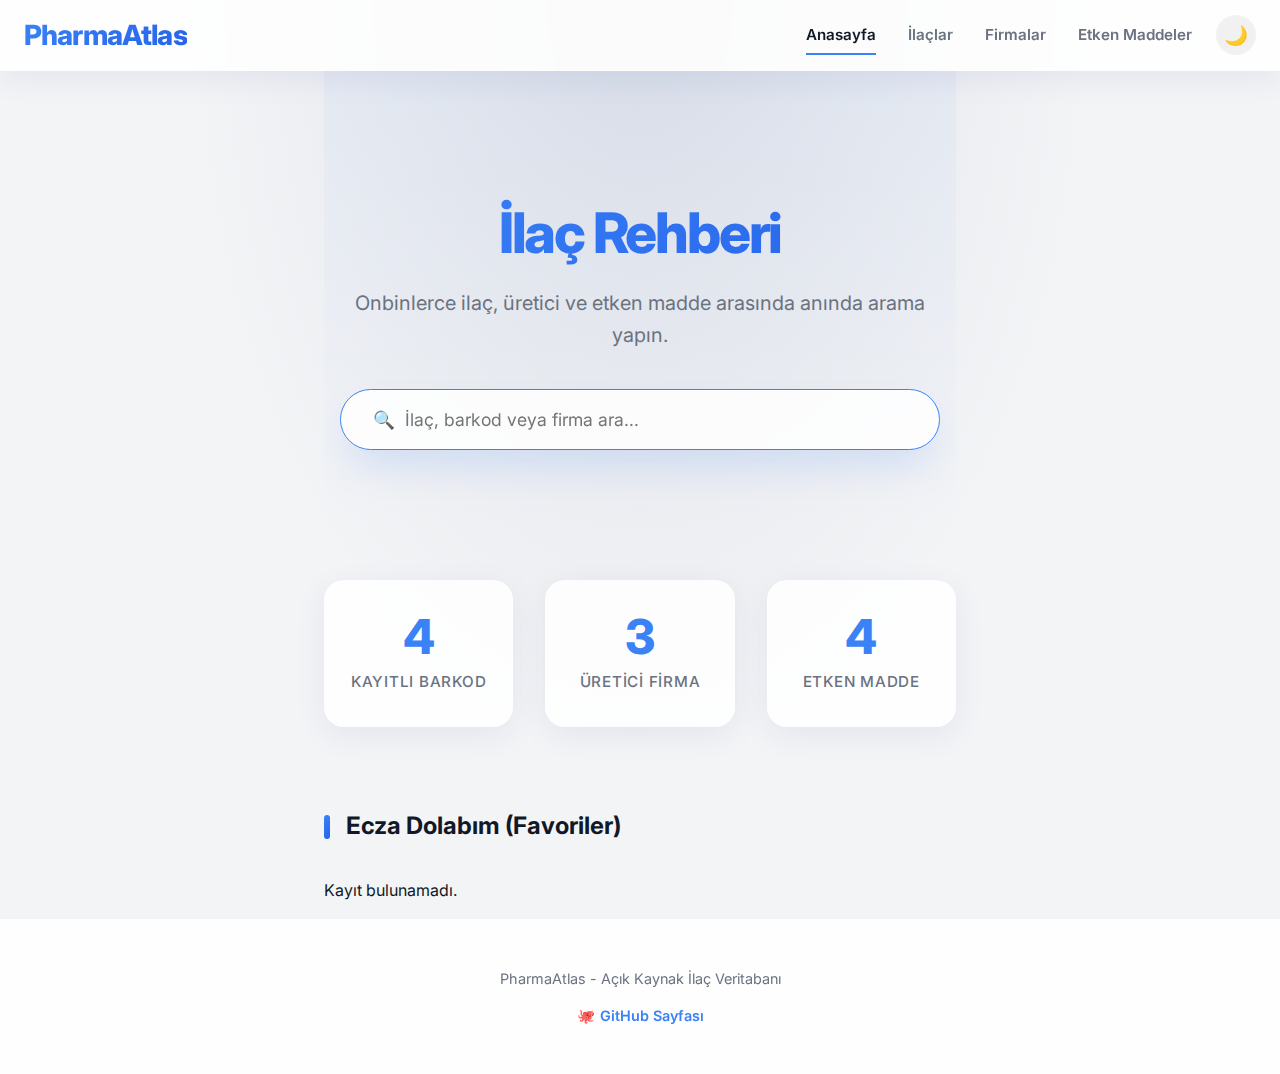
<file: index.html>
<!DOCTYPE html>
<html lang="tr">

<head>
    <meta charset="UTF-8">
    <meta name="viewport" content="width=device-width, initial-scale=1.0">
    <title>PharmaAtlas - Premium Veritabanı</title>
    <link rel="stylesheet" href="assets/css/styles.css">
</head>

<body data-page="index">
    
    <!-- Shared Header Container -->
    <header id="app-header"></header>

    <div class="container">
        <!-- Hero Section -->
        <section class="hero">
            <h1>İlaç Rehberi</h1>
            <p>Onbinlerce ilaç, üretici ve etken madde arasında anında arama yapın.</p>

            <div class="hero-search-container">
                <input type="text" id="searchInput" class="search-input"
                    placeholder="🔍  İlaç, barkod veya firma ara...">
            </div>
        </section>

        <!-- Search Results -->
        <div id="resultsArea" style="display:none;">
            <div class="fade-in">
                <h2 class="section-title">Sonuçlar</h2>

                <h3 style="margin-left: 10px; color: var(--text-muted);">İlaçlar</h3>
                <div id="drugResults"></div>

                <h3 style="margin-left: 10px; color: var(--text-muted); margin-top: 2rem;">Firmalar</h3>
                <div id="companyResults"></div>

                <h3 style="margin-left: 10px; color: var(--text-muted); margin-top: 2rem;">Etken Maddeler</h3>
                <div id="ingredientResults"></div>
            </div>
        </div>

        <!-- Dashboard -->
        <div id="dashboardArea">
            
            <div class="stats-grid">
                <div class="stat-card">
                    <span class="stat-number" id="statsDrugs">-</span>
                    <span class="stat-label">Kayıtlı Barkod</span>
                </div>
                <div class="stat-card">
                    <span class="stat-number" id="statsCompanies">-</span>
                    <span class="stat-label">Üretici Firma</span>
                </div>
                <div class="stat-card">
                    <span class="stat-number" id="statsIngredients">-</span>
                    <span class="stat-label">Etken Madde</span>
                </div>
            </div>

            <div class="favorites-section" style="margin-top: 5rem;">
                <h2 class="section-title">Ecza Dolabım (Favoriler)</h2>
                <div id="favoritesList">
                    <p class="text-muted" style="text-align: center;">Henüz favori eklenmedi.</p>
                </div>
            </div>
        </div>
    </div>

    <!-- Shared Footer Container -->
    <footer id="app-footer"></footer>

    <!-- Main Module -->
    <script type="module" src="assets/js/main.js"></script>

    <!-- Page Specific Logic -->
    <script>
        window.addEventListener('pharmaReady', (e) => {
            const data = e.detail;
            const API = window.PharmaAPI;
            const UI = window.PharmaUI;
            const Favorites = window.PharmaFavorites;

            // 1. Update Stats
            UI.updateStats(data);

            // 2. Load Favorites
            const favIds = Favorites.getFavorites();
            const favDrugs = API.getFavorites(favIds);
            UI.renderCards('favoritesList', favDrugs, 'drug');

            // 3. Search Logic
            const searchInput = document.getElementById('searchInput');
            const resultsArea = document.getElementById('resultsArea');
            const dashboardArea = document.getElementById('dashboardArea');

            if (searchInput) {
                searchInput.focus();
                searchInput.addEventListener('input', (e) => {
                    const query = e.target.value;
                    if (query.length < 2) {
                        resultsArea.style.display = 'none';
                        dashboardArea.style.display = 'block';
                        return;
                    }

                    resultsArea.style.display = 'block';
                    dashboardArea.style.display = 'none';

                    const results = API.search(query);
                    UI.renderCards('drugResults', results.drugs, 'drug');
                    UI.renderCards('companyResults', results.companies, 'company');
                    UI.renderCards('ingredientResults', results.ingredients, 'ingredient');
                });
            }
        });
    </script>
</body>

</html>
</file>
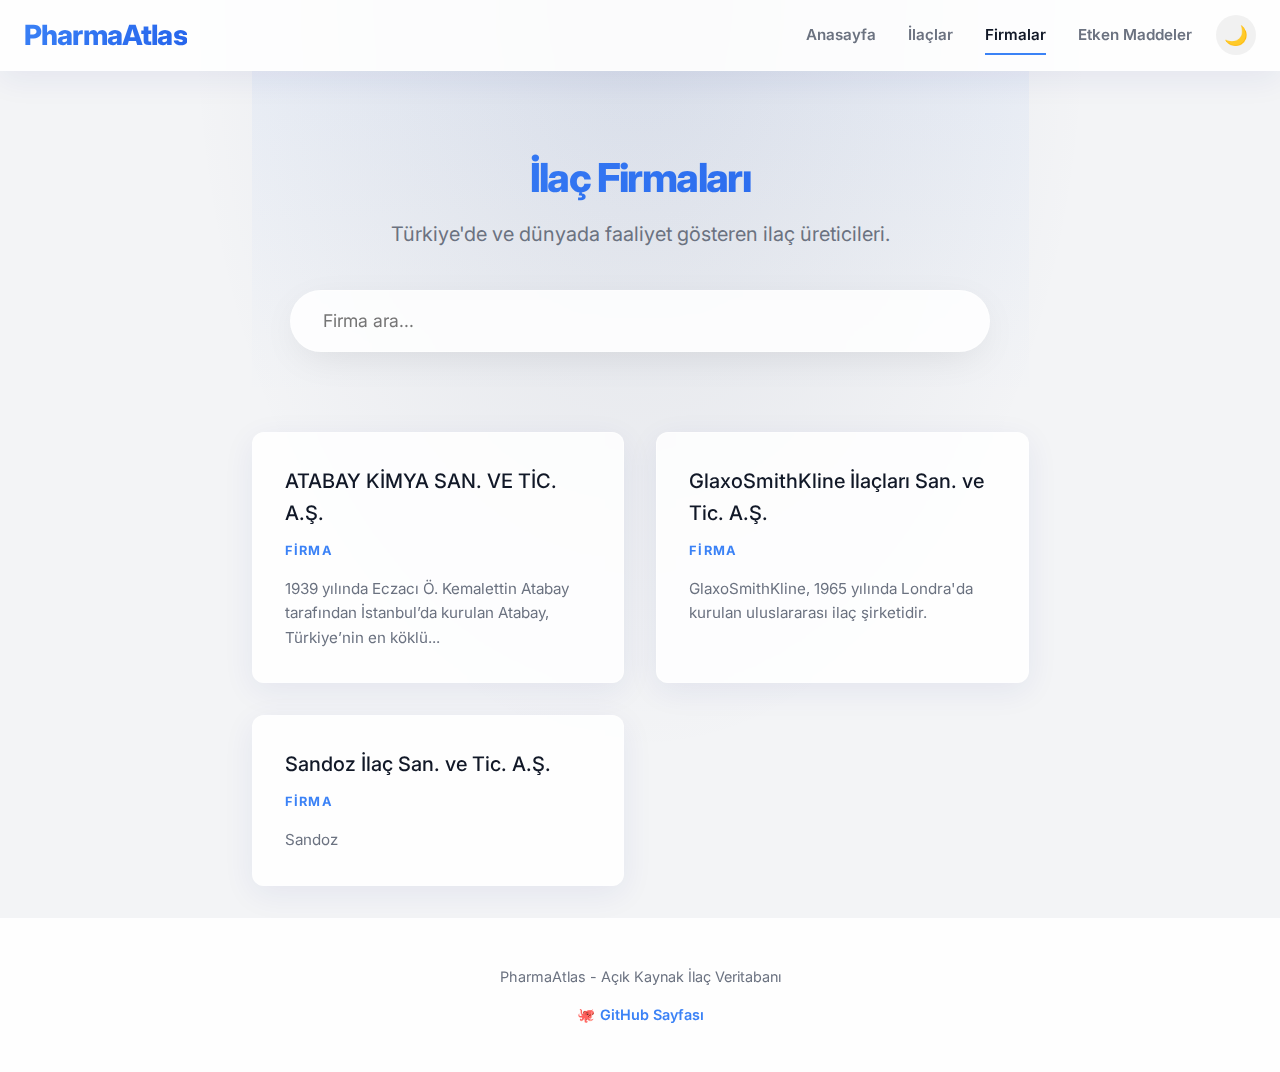
<file: companies.html>
<!DOCTYPE html>
<html lang="tr">

<head>
    <meta charset="UTF-8">
    <meta name="viewport" content="width=device-width, initial-scale=1.0">
    <title>Firmalar - PharmaAtlas</title>
    <link rel="stylesheet" href="assets/css/styles.css">
</head>

<body data-page="companies">

    <header id="app-header"></header>

    <div class="container">
        <section class="hero hero-small">
            <h1>İlaç Firmaları</h1>
            <p>Türkiye'de ve dünyada faaliyet gösteren ilaç üreticileri.</p>
            <div class="hero-search-container">
                <input type="text" id="filterInput" class="search-input" placeholder="Firma ara...">
            </div>
        </section>

        <div id="companiesList">
            <p>Yükleniyor...</p>
        </div>
    </div>

    <footer id="app-footer"></footer>

    <script type="module" src="assets/js/main.js"></script>

    <script>
        window.addEventListener('pharmaReady', (e) => {
            const data = e.detail;
            const UI = window.PharmaUI;
            const listContainer = 'companiesList';

            // Initial Render
            UI.renderCards(listContainer, data.companies, 'company');

            // Filter
            const filterInput = document.getElementById('filterInput');
            if (filterInput) {
                filterInput.addEventListener('input', (e) => {
                    const val = e.target.value.toLowerCase();
                    const filtered = data.companies.filter(c => c.name.toLowerCase().includes(val));
                    UI.renderCards(listContainer, filtered, 'company');
                });
            }
        });
    </script>
</body>

</html>
</file>
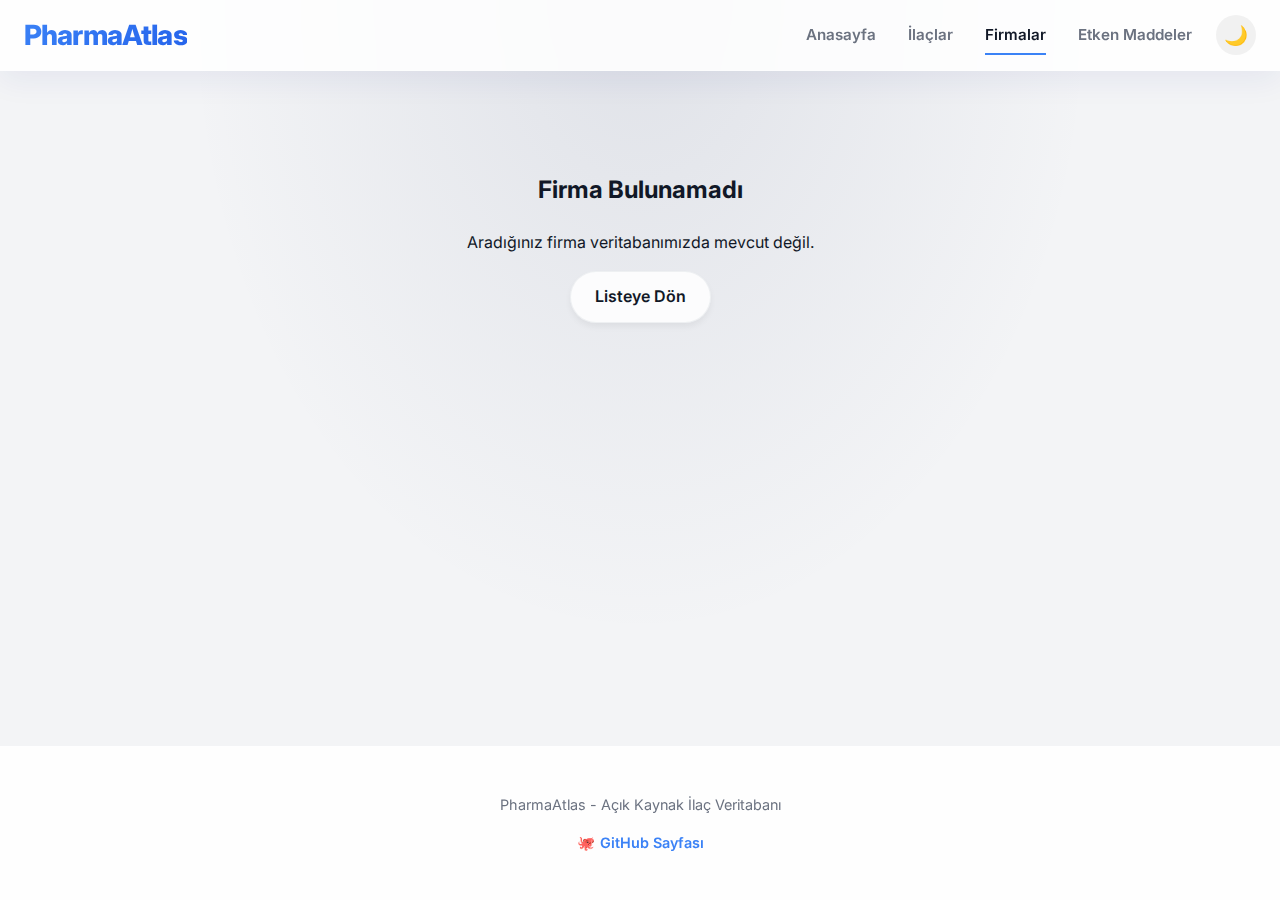
<file: company.html>
<!DOCTYPE html>
<html lang="tr">

<head>
    <meta charset="UTF-8">
    <meta name="viewport" content="width=device-width, initial-scale=1.0">
    <title>Firma Detayı - PharmaAtlas</title>
    <link rel="stylesheet" href="assets/css/styles.css">
</head>

<body data-page="companies">

    <header id="app-header"></header>

    <div class="container">
        <div id="content" style="display:none;" class="fade-in">
            <section class="hero hero-small">
                <div class="breadcrumb">
                    <a href="index.html">Anasayfa</a> > <a href="companies.html">Firmalar</a>
                </div>
                <h1 id="companyName"
                    style="background: var(--primary-gradient); -webkit-background-clip: text; background-clip: text; -webkit-text-fill-color: transparent;">
                    Yükleniyor...</h1>
            </section>
            <div class="card">
                <h3>Hakkında</h3>
                <div class="wiki-content" id="companyWiki"></div>
            </div>

            <h2 class="section-title">Bu Firmanın İlaçları</h2>
            <div id="companyDrugs"></div>
        </div>

        <div id="error" style="display:none;" class="error">
            <div style="text-align:center; padding: 5rem;">
                <h2>Firma Bulunamadı</h2>
                <p>Aradığınız firma veritabanımızda mevcut değil.</p>
                <a href="companies.html" class="btn-fav">Listeye Dön</a>
            </div>
        </div>
    </div>

    <footer id="app-footer"></footer>

    <script type="module" src="assets/js/main.js"></script>
    <script>
        window.addEventListener('pharmaReady', (e) => {
            const API = window.PharmaAPI;
            const UI = window.PharmaUI;

            const urlParams = new URLSearchParams(window.location.search);
            const id = urlParams.get('id');
            const company = API.findById('companies', id);

            if (!company) {
                document.getElementById('error').style.display = 'block';
                return;
            }

            document.getElementById('content').style.display = 'block';
            document.getElementById('companyName').textContent = company.name;
            document.getElementById('companyWiki').textContent = company.wiki || 'Açıklama yok.';

            // Related Drugs
            const relatedDrugs = API.search(company.name).drugs.filter(d => d.company_id === company.id); // Double check ID match as search is broad
            // Actually API.search is name based. Better to use filter directly.
            // Accessing raw data for filter
            const allDrugs = API.getData().drugs;
            const specificDrugs = allDrugs.filter(d => d.company_id === company.id);

            UI.renderCards('companyDrugs', specificDrugs, 'drug');
        });
    </script>
</body>

</html>
</file>
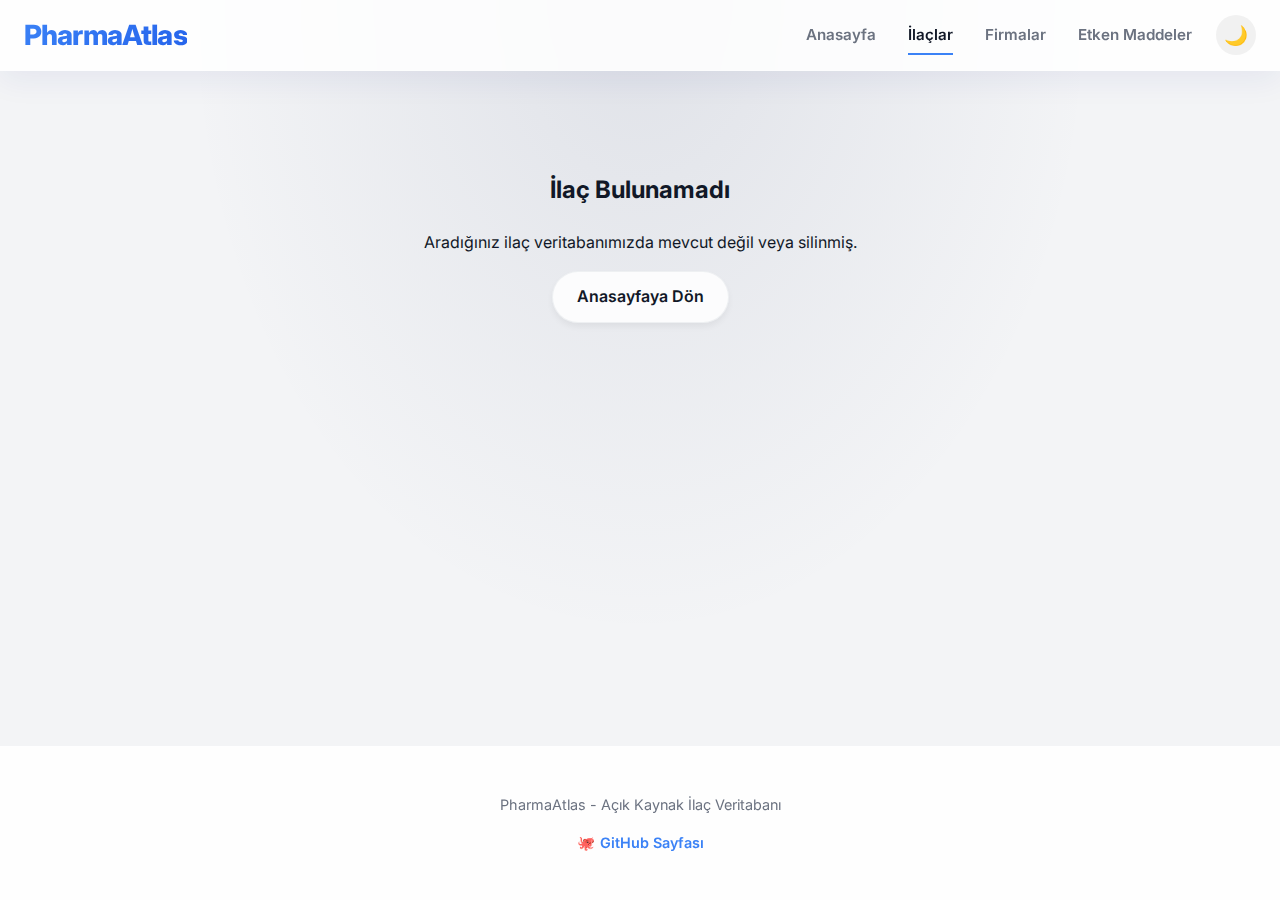
<file: drug.html>
<!DOCTYPE html>
<html lang="tr">

<head>
    <meta charset="UTF-8">
    <meta name="viewport" content="width=device-width, initial-scale=1.0">
    <title>İlaç Detayı - PharmaAtlas</title>
    <link rel="stylesheet" href="assets/css/styles.css">
</head>

<body data-page="drugs">

    <header id="app-header"></header>

    <div class="container">
        <div id="content" style="display:none;" class="fade-in">

            <section class="hero hero-small">
                <div class="breadcrumb">
                    <a href="index.html">Anasayfa</a> > <a href="drugs.html">İlaçlar</a>
                </div>
                <h1 id="drugName"
                    style="background: var(--primary-gradient); -webkit-background-clip: text; background-clip: text; -webkit-text-fill-color: transparent;">
                    Yükleniyor...</h1>
                <div style="margin-top: 2rem;">
                    <button id="favBtn" class="btn-fav">
                        <span id="favIcon">🤍</span> Favorilere Ekle
                    </button>
                </div>
            </section>

            <div class="card">
                <p><strong>Barkod:</strong> <span id="drugBarcode" class="tag"
                        style="background:#e2e8f0; color:#475569;"></span></p>
                <p><strong>Form:</strong> <span id="drugForm"></span></p>
                <p><strong>Dozaj:</strong> <span id="drugDosage"></span></p>
                <p><strong>Firma:</strong> <a id="companyLink" href="#">LOADING</a></p>

                <h3>Etken Maddeler</h3>
                <div id="ingredientsList" style="margin-bottom:1rem;"></div>

                <h3>Açıklama / Wiki</h3>
                <div class="wiki-content" id="drugWiki"></div>
            </div>

            <h2 class="section-title">Muadil İlaçlar</h2>
            <div id="equivalentsList"></div>
        </div>

        <div id="error" style="display:none;" class="error">
            <div style="text-align:center; padding: 5rem;">
                <h2>İlaç Bulunamadı</h2>
                <p>Aradığınız ilaç veritabanımızda mevcut değil veya silinmiş.</p>
                <a href="index.html" class="btn-fav">Anasayfaya Dön</a>
            </div>
        </div>
    </div>

    <footer id="app-footer"></footer>

    <script type="module" src="assets/js/main.js"></script>
    <script>
        window.addEventListener('pharmaReady', (e) => {
            const data = e.detail;
            const API = window.PharmaAPI;
            const UI = window.PharmaUI;
            const Favorites = window.PharmaFavorites;

            const urlParams = new URLSearchParams(window.location.search);
            const id = urlParams.get('id');

            const drug = API.findById('drugs', id);

            if (!drug) {
                document.getElementById('error').style.display = 'block';
                return;
            }

            document.getElementById('content').style.display = 'block';

            // Basic Info
            document.getElementById('drugName').textContent = drug.name;
            document.getElementById('drugBarcode').textContent = drug.id;
            document.getElementById('drugForm').textContent = drug.form;
            document.getElementById('drugDosage').textContent = drug.dosage;
            document.getElementById('drugWiki').textContent = drug.wiki || 'Açıklama yok.';

            // Favorites Logic
            const favBtn = document.getElementById('favBtn');
            const updateFavBtn = () => {
                const isFav = Favorites.isFavorite(drug.id);
                if (isFav) {
                    favBtn.classList.add('active');
                    favBtn.innerHTML = '<span id="favIcon">❤️</span> Favorilerde';
                } else {
                    favBtn.classList.remove('active');
                    favBtn.innerHTML = '<span id="favIcon">🤍</span> Favorilere Ekle';
                }
            };

            updateFavBtn();
            favBtn.addEventListener('click', () => {
                Favorites.toggle(drug.id);
                updateFavBtn();
            });

            // Company
            const company = API.findById('companies', drug.company_id);
            const companyLink = document.getElementById('companyLink');
            if (company) {
                companyLink.textContent = company.name;
                companyLink.href = `company.html?id=${company.id}`;
            } else {
                companyLink.textContent = 'Bilinmiyor';
            }

            // Ingredients
            const ingredientsContainer = document.getElementById('ingredientsList');
            if (drug.ingredient_ids && drug.ingredient_ids.length > 0) {
                drug.ingredient_ids.forEach(ingId => {
                    const ing = API.findById('ingredients', ingId);
                    if (ing) {
                        const tag = document.createElement('a');
                        tag.href = `ingredient.html?id=${ing.id}`;
                        tag.className = 'tag';
                        tag.textContent = ing.name;
                        ingredientsContainer.appendChild(tag);
                    }
                });
            } else {
                ingredientsContainer.textContent = '-';
            }

            // Equivalents
            const equivalents = [];
            if (drug.equivalent_ids) {
                drug.equivalent_ids.forEach(eqId => {
                    const eqDrug = API.findById('drugs', eqId);
                    if (eqDrug) equivalents.push(eqDrug);
                });
            }
            UI.renderCards('equivalentsList', equivalents, 'drug');
        });
    </script>
</body>

</html>
</file>
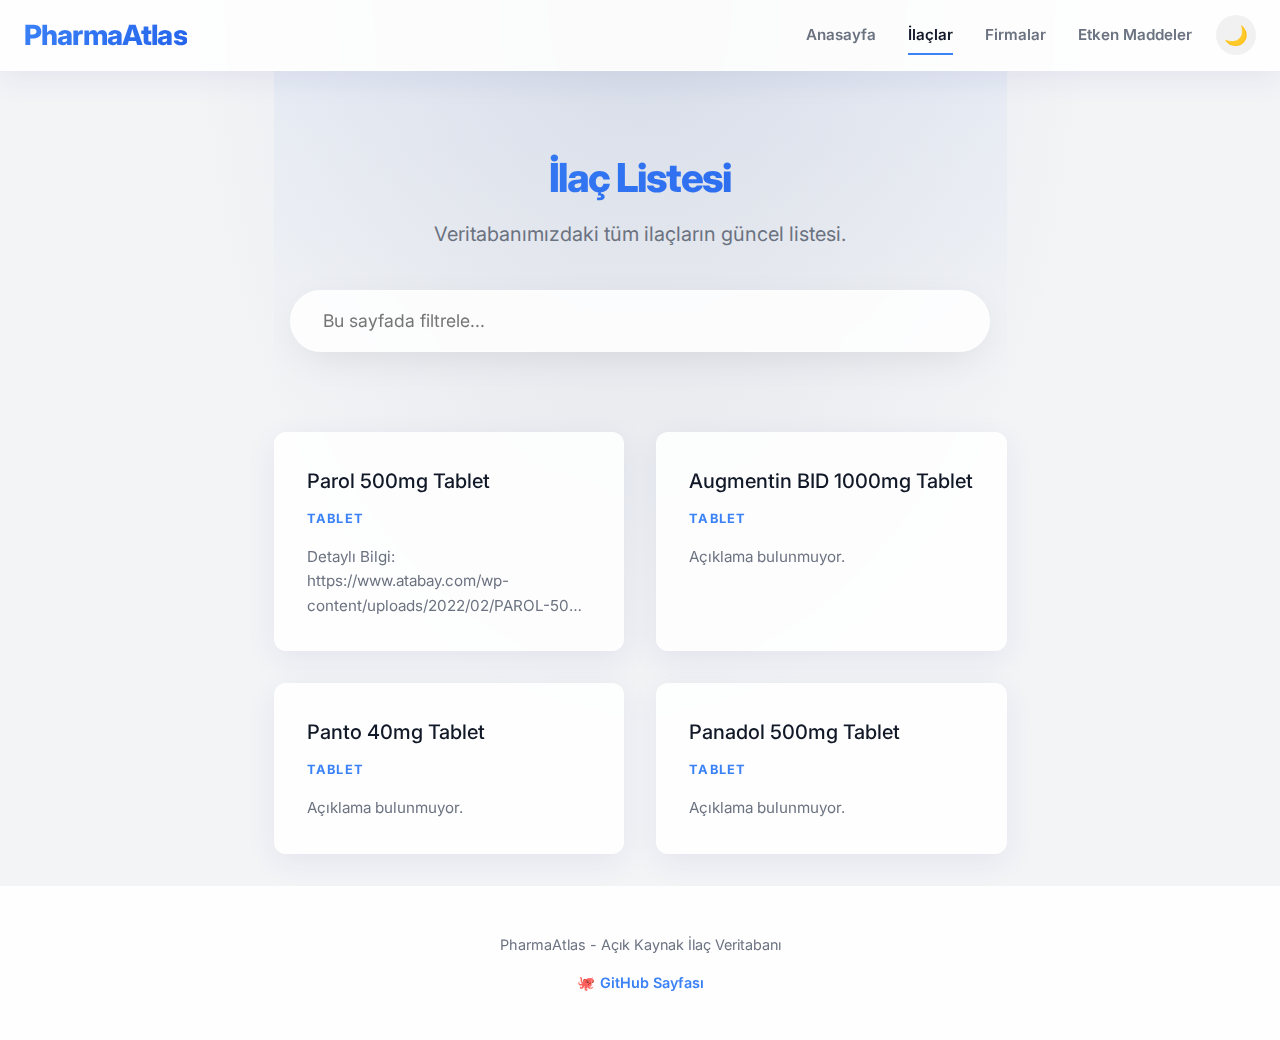
<file: drugs.html>
<!DOCTYPE html>
<html lang="tr">

<head>
    <meta charset="UTF-8">
    <meta name="viewport" content="width=device-width, initial-scale=1.0">
    <title>İlaçlar - PharmaAtlas</title>
    <link rel="stylesheet" href="assets/css/styles.css">
</head>

<body data-page="drugs">

    <header id="app-header"></header>

    <div class="container">
        <section class="hero hero-small">
            <h1>İlaç Listesi</h1>
            <p>Veritabanımızdaki tüm ilaçların güncel listesi.</p>
            <div class="hero-search-container">
                <input type="text" id="filterInput" class="search-input" placeholder="Bu sayfada filtrele...">
            </div>
        </section>

        <div id="drugsList">
            <p>Yükleniyor...</p>
        </div>
    </div>

    <footer id="app-footer"></footer>

    <script type="module" src="assets/js/main.js"></script>

    <script>
        window.addEventListener('pharmaReady', (e) => {
            const data = e.detail;
            const API = window.PharmaAPI;
            const UI = window.PharmaUI;
            const listContainer = 'drugsList';

            // Initial Render
            UI.renderCards(listContainer, data.drugs, 'drug');

            // Filter
            const filterInput = document.getElementById('filterInput');
            if (filterInput) {
                filterInput.addEventListener('input', (e) => {
                    const val = e.target.value.toLowerCase();
                    const filtered = data.drugs.filter(d => d.name.toLowerCase().includes(val));
                    UI.renderCards(listContainer, filtered, 'drug');
                });
            }
        });
    </script>
</body>

</html>
</file>
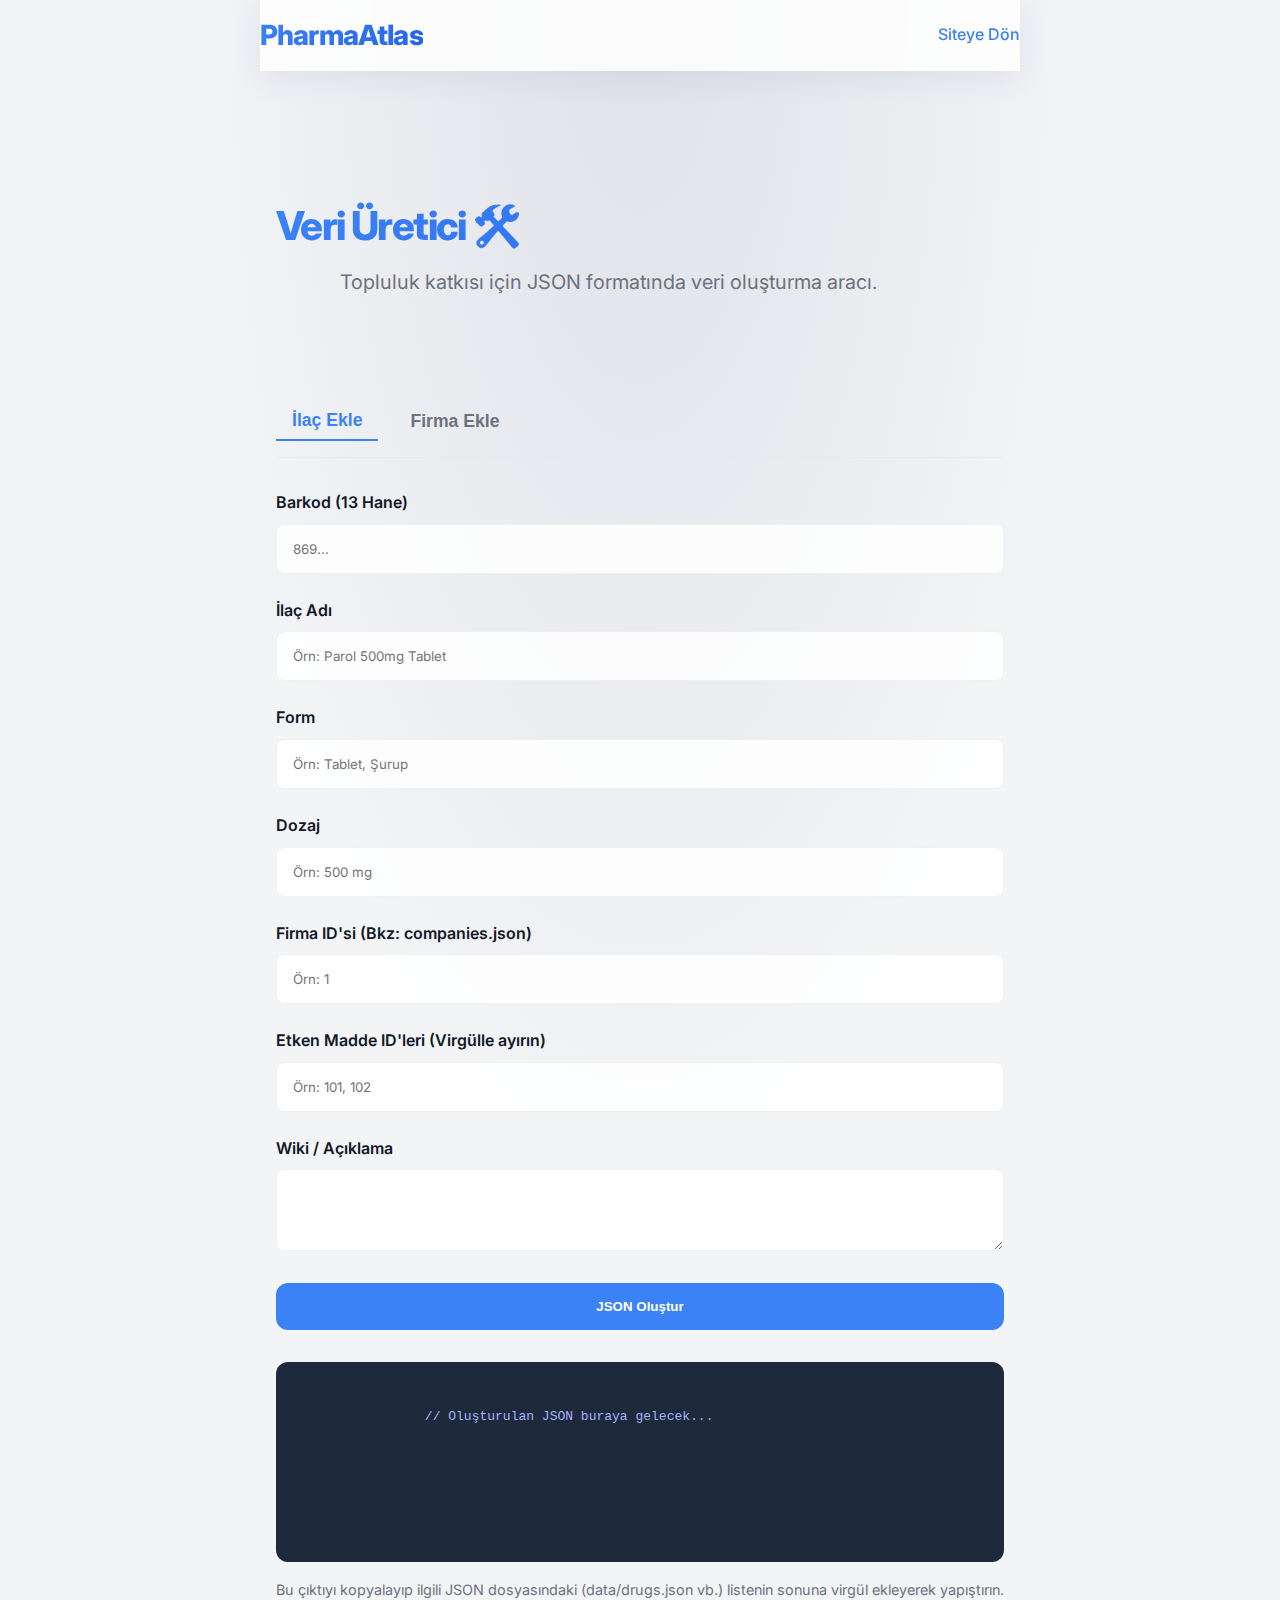
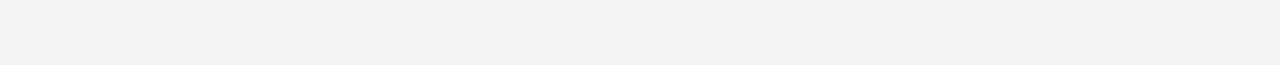
<file: generator.html>
<!DOCTYPE html>
<html lang="tr">

<head>
    <meta charset="UTF-8">
    <meta name="viewport" content="width=device-width, initial-scale=1.0">
    <title>Veri Üretici - PharmaAtlas Contributor Tool</title>
    <link rel="stylesheet" href="assets/styles.css">
    <style>
        .generator-container {
            max-width: 800px;
            margin: 4rem auto;
            padding: 0 1rem;
        }

        .form-group {
            margin-bottom: 1.5rem;
        }

        .form-group label {
            display: block;
            margin-bottom: 0.5rem;
            font-weight: 600;
        }

        .form-control {
            width: 100%;
            padding: 1rem;
            border-radius: var(--radius-sm);
            border: 1px solid var(--border);
            background: var(--bg-card);
            color: var(--text-main);
            font-family: 'Inter';
        }

        .output-area {
            background: #1e293b;
            color: #a5b4fc;
            padding: 1.5rem;
            border-radius: var(--radius-md);
            font-family: monospace;
            min-height: 200px;
            white-space: pre-wrap;
            margin-top: 2rem;
        }

        .btn-generate {
            background: var(--primary);
            color: white;
            border: none;
            padding: 1rem 2rem;
            border-radius: var(--radius-md);
            cursor: pointer;
            font-weight: 600;
            width: 100%;
            transition: opacity 0.2s;
        }

        .btn-generate:hover {
            opacity: 0.9;
        }

        .tabs {
            display: flex;
            gap: 1rem;
            margin-bottom: 2rem;
            border-bottom: 1px solid var(--border);
            padding-bottom: 1rem;
        }

        .tab-btn {
            background: none;
            border: none;
            color: var(--text-muted);
            font-size: 1.1rem;
            cursor: pointer;
            padding: 0.5rem 1rem;
            font-weight: 600;
        }

        .tab-btn.active {
            color: var(--primary);
            border-bottom: 2px solid var(--primary);
        }
    </style>
</head>

<body>
    <div class="container">
        <header>
            <div class="header-content">
                <a href="index.html" class="logo">PharmaAtlas</a>
                <div class="header-right">
                    <a href="index.html">Siteye Dön</a>
                </div>
            </div>
        </header>

        <div class="generator-container">
            <section class="hero hero-small" style="padding: 2rem 0; background: none; text-align: left;">
                <h1>Veri Üretici 🛠️</h1>
                <p>Topluluk katkısı için JSON formatında veri oluşturma aracı.</p>
            </section>

            <div class="tabs">
                <button class="tab-btn active" onclick="switchTab('drug')">İlaç Ekle</button>
                <button class="tab-btn" onclick="switchTab('company')">Firma Ekle</button>
            </div>

            <div id="drugForm">
                <div class="form-group">
                    <label>Barkod (13 Hane)</label>
                    <input type="number" id="drugId" class="form-control" placeholder="869..." maxlength="13">
                </div>
                <div class="form-group">
                    <label>İlaç Adı</label>
                    <input type="text" id="drugName" class="form-control" placeholder="Örn: Parol 500mg Tablet">
                </div>
                <div class="form-group">
                    <label>Form</label>
                    <input type="text" id="drugFormInput" class="form-control" placeholder="Örn: Tablet, Şurup">
                </div>
                <div class="form-group">
                    <label>Dozaj</label>
                    <input type="text" id="drugDosage" class="form-control" placeholder="Örn: 500 mg">
                </div>
                <div class="form-group">
                    <label>Firma ID'si (Bkz: companies.json)</label>
                    <input type="number" id="drugCompanyId" class="form-control" placeholder="Örn: 1">
                </div>
                <div class="form-group">
                    <label>Etken Madde ID'leri (Virgülle ayırın)</label>
                    <input type="text" id="drugIngredients" class="form-control" placeholder="Örn: 101, 102">
                </div>
                <div class="form-group">
                    <label>Wiki / Açıklama</label>
                    <textarea id="drugWiki" class="form-control" rows="3"></textarea>
                </div>
                <button class="btn-generate" onclick="generateDrug()">JSON Oluştur</button>
            </div>

            <div id="companyForm" style="display:none;">
                <div class="form-group">
                    <label>Firma ID (Sıradaki numara)</label>
                    <input type="number" id="companyId" class="form-control">
                </div>
                <div class="form-group">
                    <label>Firma Adı</label>
                    <input type="text" id="companyNameInput" class="form-control">
                </div>
                <div class="form-group">
                    <label>Website</label>
                    <input type="text" id="companyWebsite" class="form-control" placeholder="https://...">
                </div>
                <div class="form-group">
                    <label>Hakkında</label>
                    <textarea id="companyWikiInput" class="form-control" rows="3"></textarea>
                </div>
                <button class="btn-generate" onclick="generateCompany()">JSON Oluştur</button>
            </div>

            <div class="output-area" id="output">
                // Oluşturulan JSON buraya gelecek...
            </div>
            <p style="font-size: 0.9rem; color: var(--text-muted); margin-top: 1rem;">Bu çıktıyı kopyalayıp ilgili JSON
                dosyasındaki (data/drugs.json vb.) listenin sonuna virgül ekleyerek yapıştırın.</p>
        </div>
    </div>

    <script src="assets/app.js"></script>
    <script>
        // Init Themes
        ThemeManager.init();

        function switchTab(tab) {
            document.querySelectorAll('.tab-btn').forEach(b => b.classList.remove('active'));
            document.getElementById('drugForm').style.display = 'none';
            document.getElementById('companyForm').style.display = 'none';

            if (tab === 'drug') {
                document.getElementById('drugForm').style.display = 'block';
                event.target.classList.add('active');
            } else {
                document.getElementById('companyForm').style.display = 'block';
                event.target.classList.add('active');
            }
        }

        function generateDrug() {
            const data = {
                id: document.getElementById('drugId').value,
                name: document.getElementById('drugName').value,
                form: document.getElementById('drugFormInput').value,
                dosage: document.getElementById('drugDosage').value,
                company_id: parseInt(document.getElementById('drugCompanyId').value),
                ingredient_ids: document.getElementById('drugIngredients').value.split(',').map(n => parseInt(n.trim())).filter(n => !isNaN(n)),
                equivalent_ids: [],
                wiki: document.getElementById('drugWiki').value
            };

            if (!data.id || !data.name) {
                alert('Lütfen en az Barkod ve İlaç Adı girin.');
                return;
            }

            const json = JSON.stringify(data, null, 4);
            document.getElementById('output').textContent = ",\n" + json;
        }

        function generateCompany() {
            const data = {
                id: parseInt(document.getElementById('companyId').value),
                name: document.getElementById('companyNameInput').value,
                website: document.getElementById('companyWebsite').value,
                wiki: document.getElementById('companyWikiInput').value
            };

            const json = JSON.stringify(data, null, 4);
            document.getElementById('output').textContent = ",\n" + json;
        }
    </script>
</body>

</html>
</file>
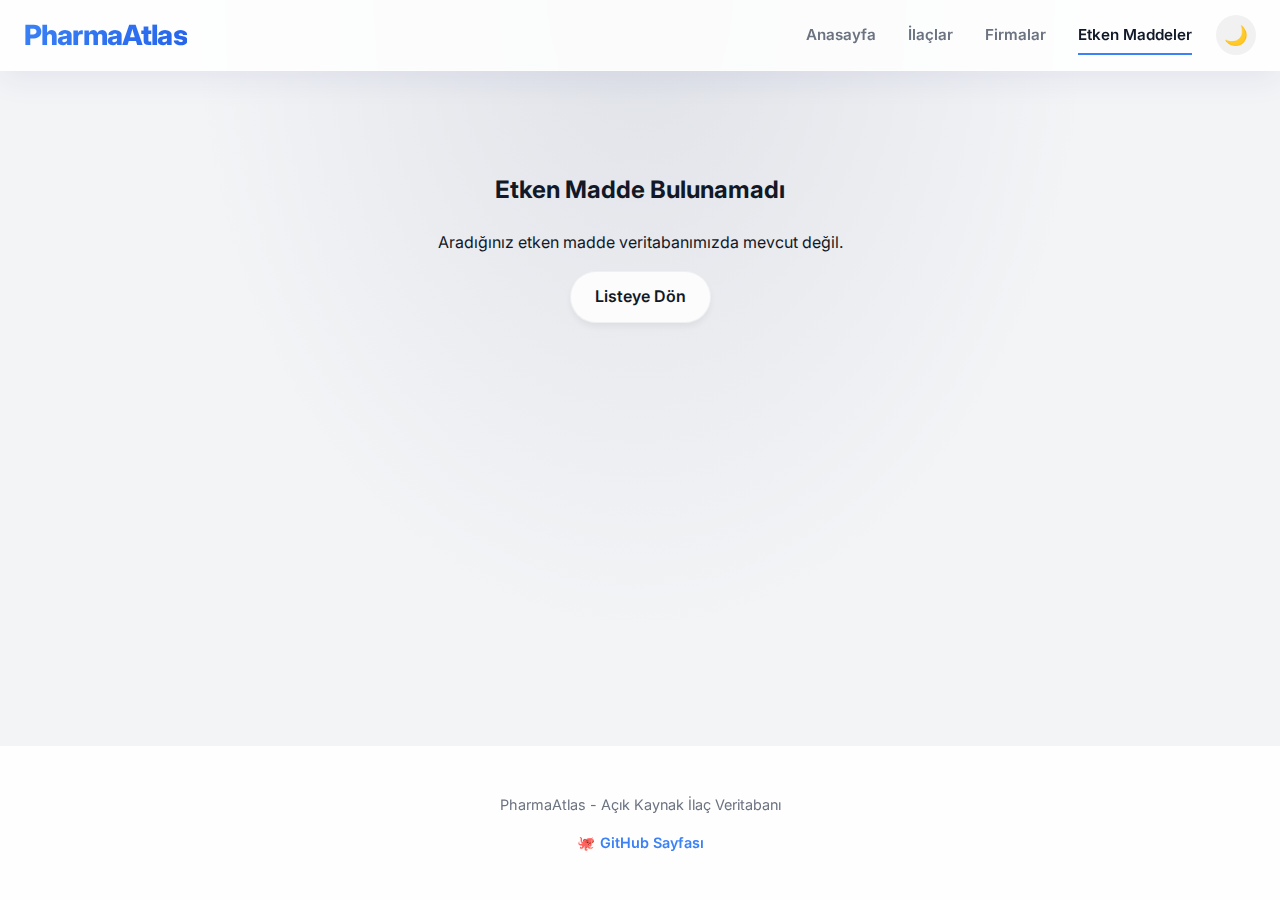
<file: ingredient.html>
<!DOCTYPE html>
<html lang="tr">

<head>
    <meta charset="UTF-8">
    <meta name="viewport" content="width=device-width, initial-scale=1.0">
    <title>Etken Madde Detayı - PharmaAtlas</title>
    <link rel="stylesheet" href="assets/css/styles.css">
</head>

<body data-page="ingredients">

    <header id="app-header"></header>

    <div class="container">
        <div id="content" style="display:none;" class="fade-in">
            <section class="hero hero-small">
                <div class="breadcrumb">
                    <a href="index.html">Anasayfa</a> > <a href="ingredients.html">Etken Maddeler</a>
                </div>
                <h1 id="ingredientName"
                    style="background: var(--primary-gradient); -webkit-background-clip: text; background-clip: text; -webkit-text-fill-color: transparent;">
                    Yükleniyor...</h1>
            </section>

            <div class="card">
                <h3>Hakkında</h3>
                <div class="wiki-content" id="ingredientWiki"></div>
            </div>

            <h2 class="section-title">Bu Maddeyi İçeren İlaçlar</h2>
            <div id="ingredientDrugs"></div>
        </div>

        <div id="error" style="display:none;" class="error">
            <div style="text-align:center; padding: 5rem;">
                <h2>Etken Madde Bulunamadı</h2>
                <p>Aradığınız etken madde veritabanımızda mevcut değil.</p>
                <a href="ingredients.html" class="btn-fav">Listeye Dön</a>
            </div>
        </div>
    </div>

    <footer id="app-footer"></footer>

    <script type="module" src="assets/js/main.js"></script>

    <script>
        window.addEventListener('pharmaReady', (e) => {
            const API = window.PharmaAPI;
            const UI = window.PharmaUI;

            const urlParams = new URLSearchParams(window.location.search);
            const id = urlParams.get('id');
            const ingredient = API.findById('ingredients', id);

            if (!ingredient) {
                document.getElementById('error').style.display = 'block';
                return;
            }

            document.getElementById('content').style.display = 'block';
            document.getElementById('ingredientName').textContent = ingredient.name;
            document.getElementById('ingredientWiki').textContent = ingredient.wiki || 'Açıklama yok.';

            // Related Drugs
            const allDrugs = API.getData().drugs;
            const relatedDrugs = allDrugs.filter(d => d.ingredient_ids && d.ingredient_ids.includes(ingredient.id));
            UI.renderCards('ingredientDrugs', relatedDrugs, 'drug');
        });
    </script>
</body>

</html>
</file>
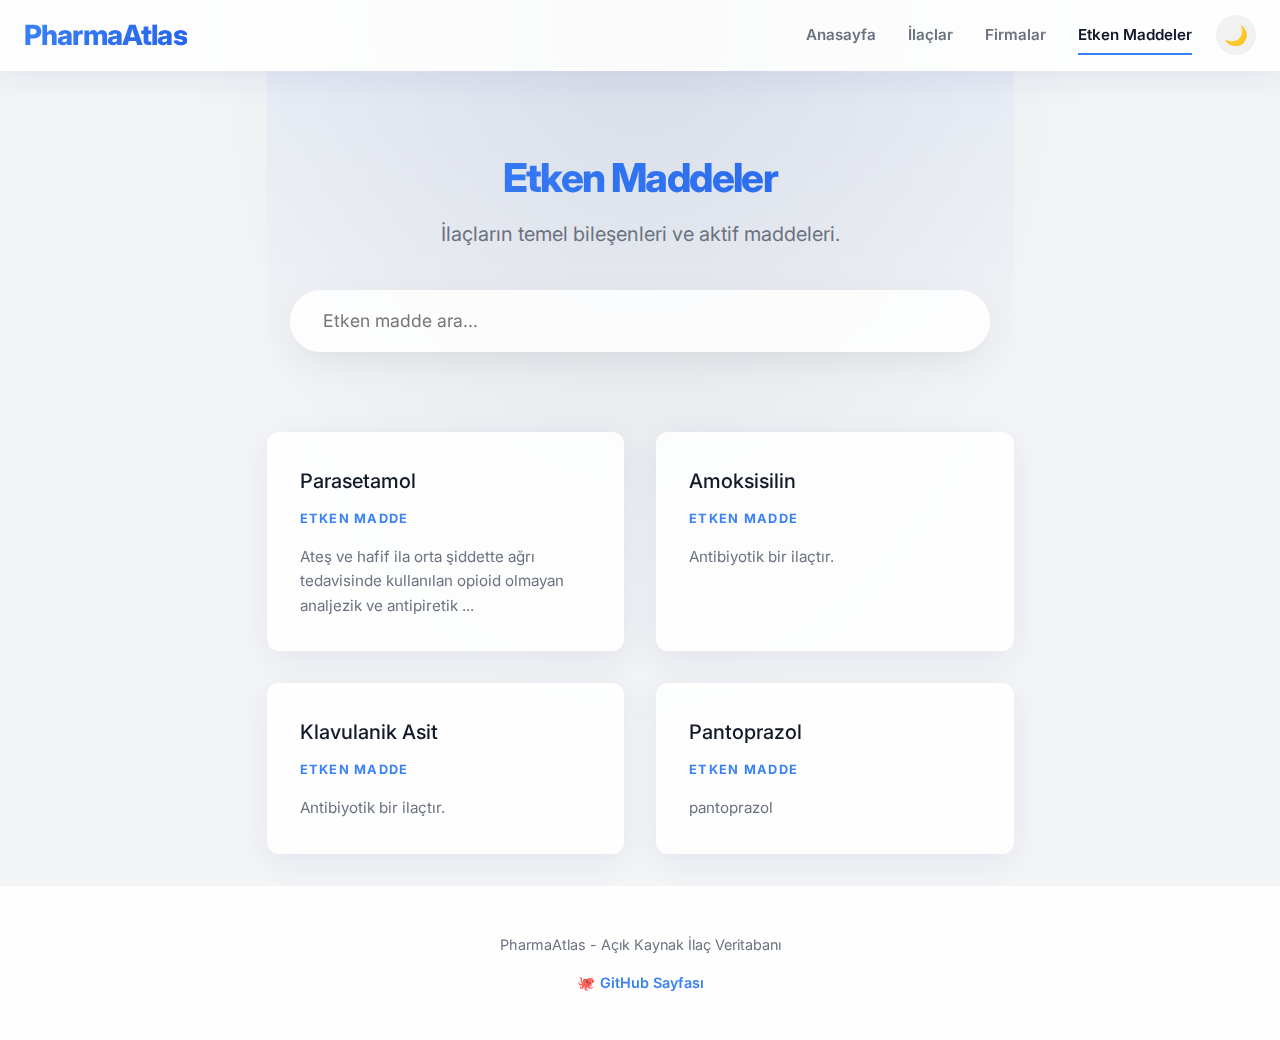
<file: ingredients.html>
<!DOCTYPE html>
<html lang="tr">

<head>
    <meta charset="UTF-8">
    <meta name="viewport" content="width=device-width, initial-scale=1.0">
    <title>Etken Maddeler - PharmaAtlas</title>
    <link rel="stylesheet" href="assets/css/styles.css">
</head>

<body data-page="ingredients">

    <header id="app-header"></header>

    <div class="container">
        <section class="hero hero-small">
            <h1>Etken Maddeler</h1>
            <p>İlaçların temel bileşenleri ve aktif maddeleri.</p>
            <div class="hero-search-container">
                <input type="text" id="filterInput" class="search-input" placeholder="Etken madde ara...">
            </div>
        </section>

        <div id="ingredientsList">
            <p>Yükleniyor...</p>
        </div>
    </div>

    <footer id="app-footer"></footer>

    <script type="module" src="assets/js/main.js"></script>

    <script>
        window.addEventListener('pharmaReady', (e) => {
            const data = e.detail;
            const UI = window.PharmaUI;
            const listContainer = 'ingredientsList';

            // Initial Render
            UI.renderCards(listContainer, data.ingredients, 'ingredient');

            // Filter
            const filterInput = document.getElementById('filterInput');
            if (filterInput) {
                filterInput.addEventListener('input', (e) => {
                    const val = e.target.value.toLowerCase();
                    const filtered = data.ingredients.filter(i => i.name.toLowerCase().includes(val));
                    UI.renderCards(listContainer, filtered, 'ingredient');
                });
            }
        });
    </script>
</body>

</html>
</file>
<file: assets/css/styles.css>
/* PharmaAtlas Premium Styles */
@import url('https://fonts.googleapis.com/css2?family=Inter:wght@300;400;500;600;700;800&display=swap');

:root {
  /* Light Theme */
  --primary: #3b82f6;
  --primary-gradient: linear-gradient(135deg, #3b82f6 0%, #2563eb 100%);
  --secondary: #64748b;
  --bg-body: #f3f4f6;
  --bg-card: rgba(255, 255, 255, 0.85);
  /* Glass base */
  --text-main: #111827;
  --text-muted: #6b7280;
  --border: rgba(229, 231, 235, 0.6);
  --glass-border: 1px solid rgba(255, 255, 255, 0.4);
  --glass-shadow: 0 8px 32px 0 rgba(31, 38, 135, 0.07);
  --radius-sm: 8px;
  --radius-md: 12px;
  --radius-lg: 20px;
  --radius-xl: 32px;
}

:root[data-theme="dark"] {
  /* Dark Theme */
  --primary: #60a5fa;
  --primary-gradient: linear-gradient(135deg, #60a5fa 0%, #3b82f6 100%);
  --secondary: #94a3b8;
  --bg-body: #0f172a;
  --bg-card: rgba(30, 41, 59, 0.7);
  /* Glass base */
  --text-main: #f8fafc;
  --text-muted: #94a3b8;
  --border: rgba(51, 65, 85, 0.5);
  --glass-border: 1px solid rgba(255, 255, 255, 0.05);
  --glass-shadow: 0 8px 32px 0 rgba(0, 0, 0, 0.3);
}

* {
  box-sizing: border-box;
}

body {
  margin: 0;
  font-family: 'Inter', system-ui, -apple-system, sans-serif;
  background-color: var(--bg-body);
  background-image:
    radial-gradient(at 0% 0%, hsla(253, 16%, 7%, 0) 0, transparent 50%),
    radial-gradient(at 50% 0%, hsla(225, 39%, 30%, 0.1) 0, transparent 50%),
    radial-gradient(at 100% 0%, hsla(339, 49%, 30%, 0) 0, transparent 50%);
  color: var(--text-main);
  line-height: 1.6;
  min-height: 100vh;
  display: flex;
  flex-direction: column;
  transition: background-color 0.4s ease, color 0.4s ease;
}

a {
  color: var(--primary);
  text-decoration: none;
  transition: all 0.2s ease;
  font-weight: 500;
}

a:hover {
  filter: brightness(1.2);
}

/* Animations */
@keyframes fadeIn {
  from {
    opacity: 0;
    transform: translateY(10px);
  }

  to {
    opacity: 1;
    transform: translateY(0);
  }
}

@keyframes slideDown {
  from {
    opacity: 0;
    transform: translateY(-20px);
  }

  to {
    opacity: 1;
    transform: translateY(0);
  }
}

.fade-in {
  animation: fadeIn 0.5s ease forwards;
}

/* Layout */
.container {
  max-width: 1280px;
  margin: 0 auto;
  padding: 0 24px;
}

/* Glassmorphism Header */
header {
  position: sticky;
  top: 0;
  z-index: 50;
  background: var(--bg-card);
  backdrop-filter: blur(12px);
  -webkit-backdrop-filter: blur(12px);
  border-bottom: var(--glass-border);
  padding: 0.8rem 0;
  margin-bottom: 0;
  /* Reset for Hero */
  box-shadow: var(--glass-shadow);
  transition: all 0.3s ease;
}

.header-content {
  display: flex;
  align-items: center;
  justify-content: space-between;
}

.logo {
  font-size: 1.75rem;
  font-weight: 800;
  background: var(--primary-gradient);
  -webkit-background-clip: text;
  background-clip: text;
  -webkit-text-fill-color: transparent;
  letter-spacing: -0.03em;
}

.logo:hover {
  filter: brightness(1.1);
}

.main-nav {
  display: flex;
  gap: 2rem;
}

.main-nav a {
  color: var(--text-muted);
  font-weight: 600;
  font-size: 0.95rem;
  padding: 0.5rem 0;
  position: relative;
}

.main-nav a.active,
.main-nav a:hover {
  color: var(--text-main);
}

.main-nav a::after {
  content: '';
  position: absolute;
  width: 100%;
  height: 2px;
  bottom: 0;
  left: 0;
  background: var(--primary);
  transform: scaleX(0);
  transform-origin: right;
  transition: transform 0.3s ease;
}

.main-nav a:hover::after,
.main-nav a.active::after {
  transform: scaleX(1);
  transform-origin: left;
}

.header-right {
  display: flex;
  align-items: center;
  gap: 1.5rem;
}

/* Theme Toggle */
.theme-toggle {
  background: rgba(128, 128, 128, 0.1);
  border: 1px solid transparent;
  color: var(--text-main);
  width: 40px;
  height: 40px;
  border-radius: 50%;
  cursor: pointer;
  display: flex;
  align-items: center;
  justify-content: center;
  font-size: 1.2rem;
  transition: all 0.3s ease;
}

.theme-toggle:hover {
  background: rgba(128, 128, 128, 0.2);
  transform: rotate(15deg);
}

/* Hero Section */
.hero {
  text-align: center;
  padding: 5rem 1rem;
  position: relative;
  overflow: hidden;
  margin-bottom: 3rem;
  background: linear-gradient(180deg, rgba(59, 130, 246, 0.05) 0%, transparent 100%);
  animation: slideDown 0.8s ease;
}

/* Small variation for subpages */
.hero.hero-small {
  padding: 3rem 1rem;
  margin-bottom: 2rem;
}

:root[data-theme="dark"] .hero {
  background: linear-gradient(180deg, rgba(59, 130, 246, 0.1) 0%, transparent 100%);
}

.hero h1 {
  font-size: 3.5rem;
  font-weight: 800;
  margin-bottom: 0.5rem;
  letter-spacing: -0.04em;
  background: var(--primary-gradient);
  -webkit-background-clip: text;
  background-clip: text;
  -webkit-text-fill-color: transparent;
}

.hero.hero-small h1 {
  font-size: 2.5rem;
}

.hero p {
  font-size: 1.25rem;
  color: var(--text-muted);
  max-width: 600px;
  margin: 0 auto 2.5rem;
}

.hero .breadcrumb {
  margin-bottom: 1rem;
  color: var(--text-muted);
}

.hero .breadcrumb a {
  color: var(--secondary);
}

.hero .breadcrumb a:hover {
  color: var(--primary);
}


.hero-search-container {
  max-width: 700px;
  margin: 0 auto;
  position: relative;
}

/* Reuse existing components */
.search-input {
  width: 100%;
  padding: 1.2rem 2rem;
  font-size: 1.1rem;
  font-family: 'Inter', sans-serif;
  background: var(--bg-card);
  backdrop-filter: blur(10px);
  border: var(--glass-border);
  border-radius: var(--radius-xl);
  outline: none;
  box-shadow: 0 10px 40px -10px rgba(0, 0, 0, 0.1);
  color: var(--text-main);
  transition: all 0.3s ease;
}

.search-input:focus {
  transform: translateY(-2px);
  box-shadow: 0 20px 40px -10px rgba(59, 130, 246, 0.2);
  border-color: var(--primary);
}

/* Autocomplete Suggestions */
.autocomplete-items {
  position: absolute;
  border: var(--glass-border);
  border-bottom: none;
  border-top: none;
  z-index: 99;
  top: 100%;
  left: 0;
  right: 0;
  border-radius: 0 0 var(--radius-md) var(--radius-md);
  background: var(--bg-card);
  backdrop-filter: blur(12px);
  box-shadow: var(--glass-shadow);
  overflow: hidden;
  max-height: 300px;
  overflow-y: auto;
}

.autocomplete-item {
  padding: 12px 20px;
  cursor: pointer;
  background: transparent;
  border-bottom: 1px solid rgba(0, 0, 0, 0.05);
  display: flex;
  justify-content: space-between;
  align-items: center;
  transition: background 0.2s;
}

.autocomplete-item:hover {
  background: rgba(59, 130, 246, 0.1);
}

.autocomplete-item strong {
  color: var(--primary);
}

.autocomplete-meta {
  font-size: 0.8rem;
  color: var(--text-muted);
  text-transform: uppercase;
}

/* Stats */
.stats-grid {
  display: grid;
  grid-template-columns: repeat(3, 1fr);
  gap: 2rem;
  margin-top: 3rem;
  max-width: 900px;
  margin-left: auto;
  margin-right: auto;
}

.stat-card {
  background: var(--bg-card);
  border: var(--glass-border);
  border-radius: var(--radius-lg);
  padding: 2rem 1.5rem;
  text-align: center;
  box-shadow: var(--glass-shadow);
  transition: transform 0.3s ease;
}

.stat-card:hover {
  transform: translateY(-5px);
}

.stat-number {
  font-size: 3rem;
  font-weight: 800;
  color: var(--primary);
  display: block;
  line-height: 1;
  margin-bottom: 0.5rem;
}

.stat-label {
  font-size: 0.95rem;
  color: var(--text-muted);
  font-weight: 500;
  text-transform: uppercase;
  letter-spacing: 0.05em;
}

/* Grids & Cards */
.grid {
  display: grid;
  grid-template-columns: repeat(auto-fill, minmax(320px, 1fr));
  gap: 2rem;
  padding-bottom: 2rem;
}

.card {
  background: var(--bg-card);
  backdrop-filter: blur(8px);
  border: var(--glass-border);
  border-radius: var(--radius-md);
  padding: 2rem;
  transition: all 0.3s cubic-bezier(0.4, 0, 0.2, 1);
  box-shadow: var(--glass-shadow);
  display: flex;
  flex-direction: column;
  animation: fadeIn 0.6s ease;
}

.card:hover {
  transform: translateY(-8px) scale(1.02);
  box-shadow: 0 20px 40px -5px rgba(0, 0, 0, 0.1);
  border-color: rgba(59, 130, 246, 0.3);
}

.card h3 {
  margin: 0 0 0.75rem 0;
  font-size: 1.25rem;
}

.card h3 a {
  color: var(--text-main);
  text-decoration: none;
}

.card h3 a:hover {
  color: var(--primary);
}

.card-meta {
  color: var(--primary);
  font-size: 0.8rem;
  font-weight: 700;
  text-transform: uppercase;
  letter-spacing: 0.1em;
  margin-bottom: 1rem;
}

.card p {
  color: var(--text-muted);
  font-size: 0.95rem;
  margin: 0;
  flex-grow: 1;
  overflow: hidden;
  text-overflow: ellipsis;
  display: -webkit-box;
  -webkit-line-clamp: 3;
  line-clamp: 3;
  -webkit-box-orient: vertical;
}

/* Detail Pages */
.detail-header {
  margin: 2rem 0;
  border-bottom: 1px solid var(--border);
  padding-bottom: 1.5rem;
}



.wiki-content {
  background: var(--bg-card);
  padding: 2.5rem;
  border-radius: var(--radius-lg);
  border: var(--glass-border);
  font-size: 1.1rem;
  line-height: 1.8;
  box-shadow: var(--glass-shadow);
}

.section-title {
  margin-top: 4rem;
  margin-bottom: 2rem;
  font-size: 1.5rem;
  font-weight: 700;
  display: flex;
  align-items: center;
  gap: 1rem;
}

.section-title::before {
  content: '';
  display: block;
  width: 6px;
  height: 24px;
  background: var(--primary-gradient);
  border-radius: 4px;
}

/* Tags */
.tag {
  display: inline-flex;
  align-items: center;
  background: rgba(59, 130, 246, 0.1);
  color: var(--primary);
  padding: 6px 14px;
  border-radius: 50px;
  font-size: 0.85rem;
  font-weight: 600;
  margin-right: 8px;
  margin-bottom: 8px;
  border: 1px solid rgba(59, 130, 246, 0.2);
  transition: all 0.2s ease;
}

.tag:hover {
  background: var(--primary);
  color: #fff;
  transform: translateY(-1px);
}

/* Favorites Button */
.btn-fav {
  display: inline-flex;
  align-items: center;
  justify-content: center;
  gap: 10px;
  padding: 12px 24px;
  border-radius: 50px;
  border: 1px solid var(--border);
  background: var(--bg-card);
  color: var(--text-main);
  font-weight: 600;
  cursor: pointer;
  transition: all 0.3s ease;
  font-family: 'Inter', sans-serif;
  box-shadow: 0 4px 6px rgba(0, 0, 0, 0.05);
  white-space: nowrap;
}

.btn-fav:hover {
  transform: translateY(-2px);
  box-shadow: 0 8px 12px rgba(0, 0, 0, 0.1);
  border-color: #ef4444;
  color: #ef4444;
}

.btn-fav.active {
  background: linear-gradient(135deg, #ef4444 0%, #dc2626 100%);
  border-color: transparent;
  color: white;
  box-shadow: 0 8px 16px rgba(239, 68, 68, 0.3);
}

/* Graph Canvas */
.graph-container {
  width: 100%;
  height: 600px;
  background: var(--bg-body);
  border: var(--glass-border);
  border-radius: var(--radius-lg);
  overflow: hidden;
  position: relative;
  box-shadow: inset 0 0 20px rgba(0, 0, 0, 0.05);
  margin: 3rem 0;
}

canvas {
  display: block;
  width: 100%;
  height: 100%;
  cursor: grab;
}

canvas:active {
  cursor: grabbing;
}

/* Footer */
.glass-footer {
  margin-top: auto;
  /* Push to bottom */
  padding: 2rem 0;
  background: var(--bg-card);
  backdrop-filter: blur(12px);
  border-top: var(--glass-border);
  text-align: center;
  color: var(--text-muted);
  font-size: 0.9rem;
}

.glass-footer a {
  color: var(--primary);
  display: inline-flex;
  align-items: center;
  gap: 5px;
  font-weight: 600;
}

/* Mobile Responsive */
@media (max-width: 768px) {
  .hero h1 {
    font-size: 2.2rem;
  }

  .grid {
    grid-template-columns: 1fr;
  }

  .stats-grid {
    grid-template-columns: 1fr;
    gap: 1rem;
  }



  .header-content {
    flex-direction: column;
    gap: 1rem;
  }

  .main-nav {
    flex-wrap: wrap;
    justify-content: center;
    width: 100%;
    gap: 1rem;
  }

  .graph-container {
    height: 400px;
    margin: 1.5rem 0;
  }

  .search-input {
    padding: 1rem 1.5rem;
    font-size: 1rem;
  }

  .btn-fav {
    width: 100%;
  }
}
</file>
<file: assets/styles.css>
/* PharmaAtlas Premium Styles */
@import url('https://fonts.googleapis.com/css2?family=Inter:wght@300;400;500;600;700;800&display=swap');

:root {
  /* Light Theme */
  --primary: #3b82f6;
  --primary-gradient: linear-gradient(135deg, #3b82f6 0%, #2563eb 100%);
  --secondary: #64748b;
  --bg-body: #f3f4f6;
  --bg-card: rgba(255, 255, 255, 0.85);
  /* Glass base */
  --text-main: #111827;
  --text-muted: #6b7280;
  --border: rgba(229, 231, 235, 0.6);
  --glass-border: 1px solid rgba(255, 255, 255, 0.4);
  --glass-shadow: 0 8px 32px 0 rgba(31, 38, 135, 0.07);
  --radius-sm: 8px;
  --radius-md: 12px;
  --radius-lg: 20px;
  --radius-xl: 32px;
}

:root[data-theme="dark"] {
  /* Dark Theme */
  --primary: #60a5fa;
  --primary-gradient: linear-gradient(135deg, #60a5fa 0%, #3b82f6 100%);
  --secondary: #94a3b8;
  --bg-body: #0f172a;
  --bg-card: rgba(30, 41, 59, 0.7);
  /* Glass base */
  --text-main: #f8fafc;
  --text-muted: #94a3b8;
  --border: rgba(51, 65, 85, 0.5);
  --glass-border: 1px solid rgba(255, 255, 255, 0.05);
  --glass-shadow: 0 8px 32px 0 rgba(0, 0, 0, 0.3);
}

* {
  box-sizing: border-box;
}

body {
  margin: 0;
  font-family: 'Inter', system-ui, -apple-system, sans-serif;
  background-color: var(--bg-body);
  background-image:
    radial-gradient(at 0% 0%, hsla(253, 16%, 7%, 0) 0, transparent 50%),
    radial-gradient(at 50% 0%, hsla(225, 39%, 30%, 0.1) 0, transparent 50%),
    radial-gradient(at 100% 0%, hsla(339, 49%, 30%, 0) 0, transparent 50%);
  color: var(--text-main);
  line-height: 1.6;
  min-height: 100vh;
  display: flex;
  flex-direction: column;
  transition: background-color 0.4s ease, color 0.4s ease;
}

a {
  color: var(--primary);
  text-decoration: none;
  transition: all 0.2s ease;
  font-weight: 500;
}

a:hover {
  filter: brightness(1.2);
}

/* Animations */
@keyframes fadeIn {
  from {
    opacity: 0;
    transform: translateY(10px);
  }

  to {
    opacity: 1;
    transform: translateY(0);
  }
}

@keyframes slideDown {
  from {
    opacity: 0;
    transform: translateY(-20px);
  }

  to {
    opacity: 1;
    transform: translateY(0);
  }
}

.fade-in {
  animation: fadeIn 0.5s ease forwards;
}

/* Layout */
.container {
  max-width: 1280px;
  margin: 0 auto;
  padding: 0 24px;
}

/* Glassmorphism Header */
header {
  position: sticky;
  top: 0;
  z-index: 50;
  background: var(--bg-card);
  backdrop-filter: blur(12px);
  -webkit-backdrop-filter: blur(12px);
  border-bottom: var(--glass-border);
  padding: 0.8rem 0;
  margin-bottom: 0;
  /* Reset for Hero */
  box-shadow: var(--glass-shadow);
  transition: all 0.3s ease;
}

.header-content {
  display: flex;
  align-items: center;
  justify-content: space-between;
}

.logo {
  font-size: 1.75rem;
  font-weight: 800;
  background: var(--primary-gradient);
  -webkit-background-clip: text;
  background-clip: text;
  -webkit-text-fill-color: transparent;
  letter-spacing: -0.03em;
}

.logo:hover {
  filter: brightness(1.1);
}

.main-nav {
  display: flex;
  gap: 2rem;
}

.main-nav a {
  color: var(--text-muted);
  font-weight: 600;
  font-size: 0.95rem;
  padding: 0.5rem 0;
  position: relative;
}

.main-nav a.active,
.main-nav a:hover {
  color: var(--text-main);
}

.main-nav a::after {
  content: '';
  position: absolute;
  width: 100%;
  height: 2px;
  bottom: 0;
  left: 0;
  background: var(--primary);
  transform: scaleX(0);
  transform-origin: right;
  transition: transform 0.3s ease;
}

.main-nav a:hover::after,
.main-nav a.active::after {
  transform: scaleX(1);
  transform-origin: left;
}

.header-right {
  display: flex;
  align-items: center;
  gap: 1.5rem;
}

/* Theme Toggle */
.theme-toggle {
  background: rgba(128, 128, 128, 0.1);
  border: 1px solid transparent;
  color: var(--text-main);
  width: 40px;
  height: 40px;
  border-radius: 50%;
  cursor: pointer;
  display: flex;
  align-items: center;
  justify-content: center;
  font-size: 1.2rem;
  transition: all 0.3s ease;
}

.theme-toggle:hover {
  background: rgba(128, 128, 128, 0.2);
  transform: rotate(15deg);
}

/* Hero Section */
.hero {
  text-align: center;
  padding: 5rem 1rem;
  position: relative;
  overflow: hidden;
  margin-bottom: 3rem;
  background: linear-gradient(180deg, rgba(59, 130, 246, 0.05) 0%, transparent 100%);
  animation: slideDown 0.8s ease;
}

/* Small variation for subpages */
.hero.hero-small {
  padding: 3rem 1rem;
  margin-bottom: 2rem;
}

:root[data-theme="dark"] .hero {
  background: linear-gradient(180deg, rgba(59, 130, 246, 0.1) 0%, transparent 100%);
}

.hero h1 {
  font-size: 3.5rem;
  font-weight: 800;
  margin-bottom: 0.5rem;
  letter-spacing: -0.04em;
  background: var(--primary-gradient);
  -webkit-background-clip: text;
  background-clip: text;
  -webkit-text-fill-color: transparent;
}

.hero.hero-small h1 {
  font-size: 2.5rem;
}

.hero p {
  font-size: 1.25rem;
  color: var(--text-muted);
  max-width: 600px;
  margin: 0 auto 2.5rem;
}

.hero .breadcrumb {
  margin-bottom: 1rem;
  color: var(--text-muted);
}

.hero .breadcrumb a {
  color: var(--secondary);
}

.hero .breadcrumb a:hover {
  color: var(--primary);
}


.hero-search-container {
  max-width: 700px;
  margin: 0 auto;
  position: relative;
}

/* Reuse existing components */
.search-input {
  width: 100%;
  padding: 1.2rem 2rem;
  font-size: 1.1rem;
  font-family: 'Inter', sans-serif;
  background: var(--bg-card);
  backdrop-filter: blur(10px);
  border: var(--glass-border);
  border-radius: var(--radius-xl);
  outline: none;
  box-shadow: 0 10px 40px -10px rgba(0, 0, 0, 0.1);
  color: var(--text-main);
  transition: all 0.3s ease;
}

.search-input:focus {
  transform: translateY(-2px);
  box-shadow: 0 20px 40px -10px rgba(59, 130, 246, 0.2);
  border-color: var(--primary);
}

/* Autocomplete Suggestions */
.autocomplete-items {
  position: absolute;
  border: var(--glass-border);
  border-bottom: none;
  border-top: none;
  z-index: 99;
  top: 100%;
  left: 0;
  right: 0;
  border-radius: 0 0 var(--radius-md) var(--radius-md);
  background: var(--bg-card);
  backdrop-filter: blur(12px);
  box-shadow: var(--glass-shadow);
  overflow: hidden;
  max-height: 300px;
  overflow-y: auto;
}

.autocomplete-item {
  padding: 12px 20px;
  cursor: pointer;
  background: transparent;
  border-bottom: 1px solid rgba(0, 0, 0, 0.05);
  display: flex;
  justify-content: space-between;
  align-items: center;
  transition: background 0.2s;
}

.autocomplete-item:hover {
  background: rgba(59, 130, 246, 0.1);
}

.autocomplete-item strong {
  color: var(--primary);
}

.autocomplete-meta {
  font-size: 0.8rem;
  color: var(--text-muted);
  text-transform: uppercase;
}

/* Stats */
.stats-grid {
  display: grid;
  grid-template-columns: repeat(3, 1fr);
  gap: 2rem;
  margin-top: 3rem;
  max-width: 900px;
  margin-left: auto;
  margin-right: auto;
}

.stat-card {
  background: var(--bg-card);
  border: var(--glass-border);
  border-radius: var(--radius-lg);
  padding: 2rem 1.5rem;
  text-align: center;
  box-shadow: var(--glass-shadow);
  transition: transform 0.3s ease;
}

.stat-card:hover {
  transform: translateY(-5px);
}

.stat-number {
  font-size: 3rem;
  font-weight: 800;
  color: var(--primary);
  display: block;
  line-height: 1;
  margin-bottom: 0.5rem;
}

.stat-label {
  font-size: 0.95rem;
  color: var(--text-muted);
  font-weight: 500;
  text-transform: uppercase;
  letter-spacing: 0.05em;
}

/* Grids & Cards */
.grid {
  display: grid;
  grid-template-columns: repeat(auto-fill, minmax(320px, 1fr));
  gap: 2rem;
  padding-bottom: 2rem;
}

.card {
  background: var(--bg-card);
  backdrop-filter: blur(8px);
  border: var(--glass-border);
  border-radius: var(--radius-md);
  padding: 2rem;
  transition: all 0.3s cubic-bezier(0.4, 0, 0.2, 1);
  box-shadow: var(--glass-shadow);
  display: flex;
  flex-direction: column;
  animation: fadeIn 0.6s ease;
}

.card:hover {
  transform: translateY(-8px) scale(1.02);
  box-shadow: 0 20px 40px -5px rgba(0, 0, 0, 0.1);
  border-color: rgba(59, 130, 246, 0.3);
}

.card h3 {
  margin: 0 0 0.75rem 0;
  font-size: 1.25rem;
}

.card h3 a {
  color: var(--text-main);
  text-decoration: none;
}

.card h3 a:hover {
  color: var(--primary);
}

.card-meta {
  color: var(--primary);
  font-size: 0.8rem;
  font-weight: 700;
  text-transform: uppercase;
  letter-spacing: 0.1em;
  margin-bottom: 1rem;
}

.card p {
  color: var(--text-muted);
  font-size: 0.95rem;
  margin: 0;
  flex-grow: 1;
  overflow: hidden;
  text-overflow: ellipsis;
  display: -webkit-box;
  -webkit-line-clamp: 3;
  line-clamp: 3;
  -webkit-box-orient: vertical;
}

/* Detail Pages */
.detail-header {
  margin: 2rem 0;
  border-bottom: 1px solid var(--border);
  padding-bottom: 1.5rem;
}



.wiki-content {
  background: var(--bg-card);
  padding: 2.5rem;
  border-radius: var(--radius-lg);
  border: var(--glass-border);
  font-size: 1.1rem;
  line-height: 1.8;
  box-shadow: var(--glass-shadow);
}

.section-title {
  margin-top: 4rem;
  margin-bottom: 2rem;
  font-size: 1.5rem;
  font-weight: 700;
  display: flex;
  align-items: center;
  gap: 1rem;
}

.section-title::before {
  content: '';
  display: block;
  width: 6px;
  height: 24px;
  background: var(--primary-gradient);
  border-radius: 4px;
}

/* Tags */
.tag {
  display: inline-flex;
  align-items: center;
  background: rgba(59, 130, 246, 0.1);
  color: var(--primary);
  padding: 6px 14px;
  border-radius: 50px;
  font-size: 0.85rem;
  font-weight: 600;
  margin-right: 8px;
  margin-bottom: 8px;
  border: 1px solid rgba(59, 130, 246, 0.2);
  transition: all 0.2s ease;
}

.tag:hover {
  background: var(--primary);
  color: #fff;
  transform: translateY(-1px);
}

/* Favorites Button */
.btn-fav {
  display: inline-flex;
  align-items: center;
  justify-content: center;
  gap: 10px;
  padding: 12px 24px;
  border-radius: 50px;
  border: 1px solid var(--border);
  background: var(--bg-card);
  color: var(--text-main);
  font-weight: 600;
  cursor: pointer;
  transition: all 0.3s ease;
  font-family: 'Inter', sans-serif;
  box-shadow: 0 4px 6px rgba(0, 0, 0, 0.05);
  white-space: nowrap;
}

.btn-fav:hover {
  transform: translateY(-2px);
  box-shadow: 0 8px 12px rgba(0, 0, 0, 0.1);
  border-color: #ef4444;
  color: #ef4444;
}

.btn-fav.active {
  background: linear-gradient(135deg, #ef4444 0%, #dc2626 100%);
  border-color: transparent;
  color: white;
  box-shadow: 0 8px 16px rgba(239, 68, 68, 0.3);
}

/* Graph Canvas */
.graph-container {
  width: 100%;
  height: 600px;
  background: var(--bg-body);
  border: var(--glass-border);
  border-radius: var(--radius-lg);
  overflow: hidden;
  position: relative;
  box-shadow: inset 0 0 20px rgba(0, 0, 0, 0.05);
  margin: 3rem 0;
}

canvas {
  display: block;
  width: 100%;
  height: 100%;
  cursor: grab;
}

canvas:active {
  cursor: grabbing;
}

/* Footer */
.glass-footer {
  margin-top: auto;
  /* Push to bottom */
  padding: 2rem 0;
  background: var(--bg-card);
  backdrop-filter: blur(12px);
  border-top: var(--glass-border);
  text-align: center;
  color: var(--text-muted);
  font-size: 0.9rem;
}

.glass-footer a {
  color: var(--primary);
  display: inline-flex;
  align-items: center;
  gap: 5px;
  font-weight: 600;
}

/* Mobile Responsive */
@media (max-width: 768px) {
  .hero h1 {
    font-size: 2.2rem;
  }

  .grid {
    grid-template-columns: 1fr;
  }

  .stats-grid {
    grid-template-columns: 1fr;
    gap: 1rem;
  }



  .header-content {
    flex-direction: column;
    gap: 1rem;
  }

  .main-nav {
    flex-wrap: wrap;
    justify-content: center;
    width: 100%;
    gap: 1rem;
  }

  .graph-container {
    height: 400px;
    margin: 1.5rem 0;
  }

  .search-input {
    padding: 1rem 1.5rem;
    font-size: 1rem;
  }

  .btn-fav {
    width: 100%;
  }
}
</file>
